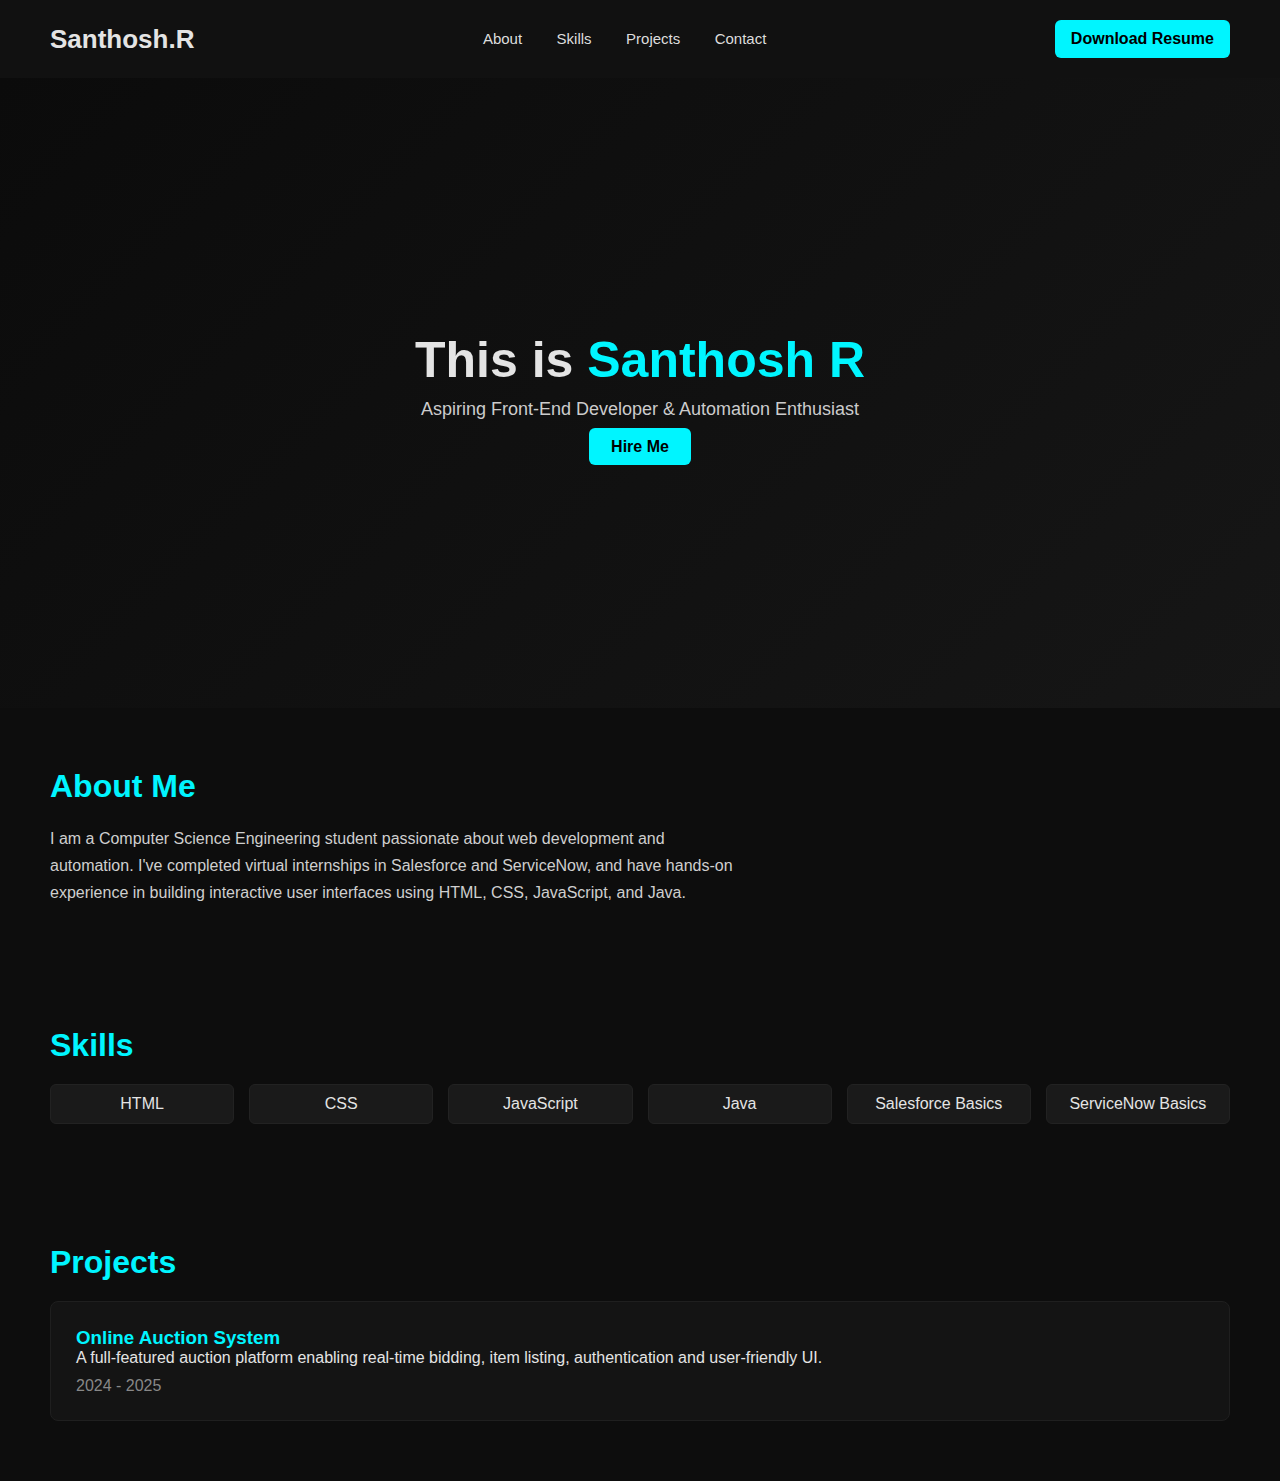
<file: index.html>
<!DOCTYPE html>
<html lang="en">
<head>
<meta charset="UTF-8" />
<meta name="viewport" content="width=device-width, initial-scale=1.0" />
<title>Santhosh Portfolio</title>
<link rel="stylesheet" href="style.css" />
</head>
<body>
<header class="navbar">
<div class="logo">Santhosh.R</div>
<nav>
<a href="#about">About</a>
<a href="#skills">Skills</a>
<a href="#projects">Projects</a>
<a href="#contact">Contact</a>
</nav>
<a class="resume-btn" href="SANTHOSH(RESUME).pdf" download>Download Resume</a>
</header>


<section class="hero">
<div class="hero-content">
<h1>This is <span>Santhosh R</span></h1>
<p>Aspiring Front-End Developer & Automation Enthusiast</p><br>
<a href="#contact" class="hire-btn">Hire Me</a>
</div>
</section>


<section id="about" class="section">
<h2 class="title">About Me</h2>
<p class="text">I am a Computer Science Engineering student passionate about web development and automation. I've completed virtual internships in Salesforce and ServiceNow, and have hands-on experience in building interactive user interfaces using HTML, CSS, JavaScript, and Java.</p>
</section>


<section id="skills" class="section">
<h2 class="title">Skills</h2>
<div class="skills-grid">
<span>HTML</span>
<span>CSS</span>
<span>JavaScript</span>
<span>Java</span>
<span>Salesforce Basics</span>
<span>ServiceNow Basics</span>
</div>
</section>


<section id="projects" class="section">
<h2 class="title">Projects</h2>


<div class="project-card">
<h3>Online Auction System</h3>
<p>A full-featured auction platform enabling real-time bidding, item listing, authentication and user-friendly UI.</p>
<p class="year">2024 - 2025</p>
</div>


</section>
</html>
</file>
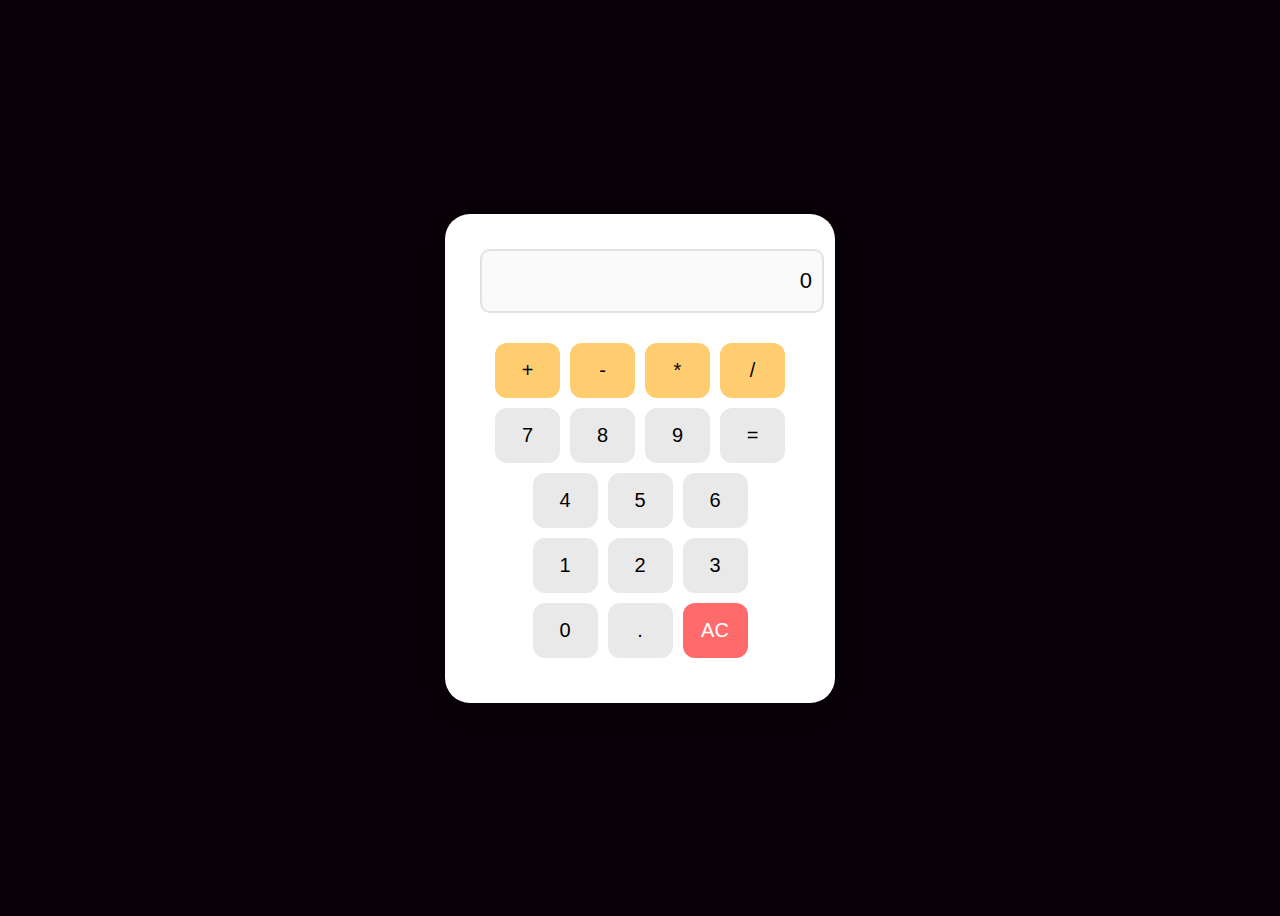
<file: calculator/index.html>
<!DOCTYPE html>
<html>
<head>
    <meta charset="UTF-8">
    <meta name="viewport" content="width=device-width, initial-scale=1.0">
    <title>Calculator</title>
    <link rel="stylesheet" href="style.css">
</head>
<body>

<div class="calculator">
    
    <input id="display" type="text" value="0" readonly>

    <div class="row operators">
        <button>+</button>
        <button>-</button>
        <button>*</button>
        <button>/</button>
    </div>

    <div class="row">
        <button>7</button>
        <button>8</button>
        <button>9</button>
        <button>=</button>
    </div>

    <div class="row">
        <button>4</button>
        <button>5</button>
        <button>6</button>
    </div>

    <div class="row">
        <button>1</button>
        <button>2</button>
        <button>3</button>
    </div>

    <div class="row">
        <button>0</button>
        <button>.</button>
        <button class="ac">AC</button>
    </div>
</div>

<script src="script.js"></script>
</body>
</html>
</file>
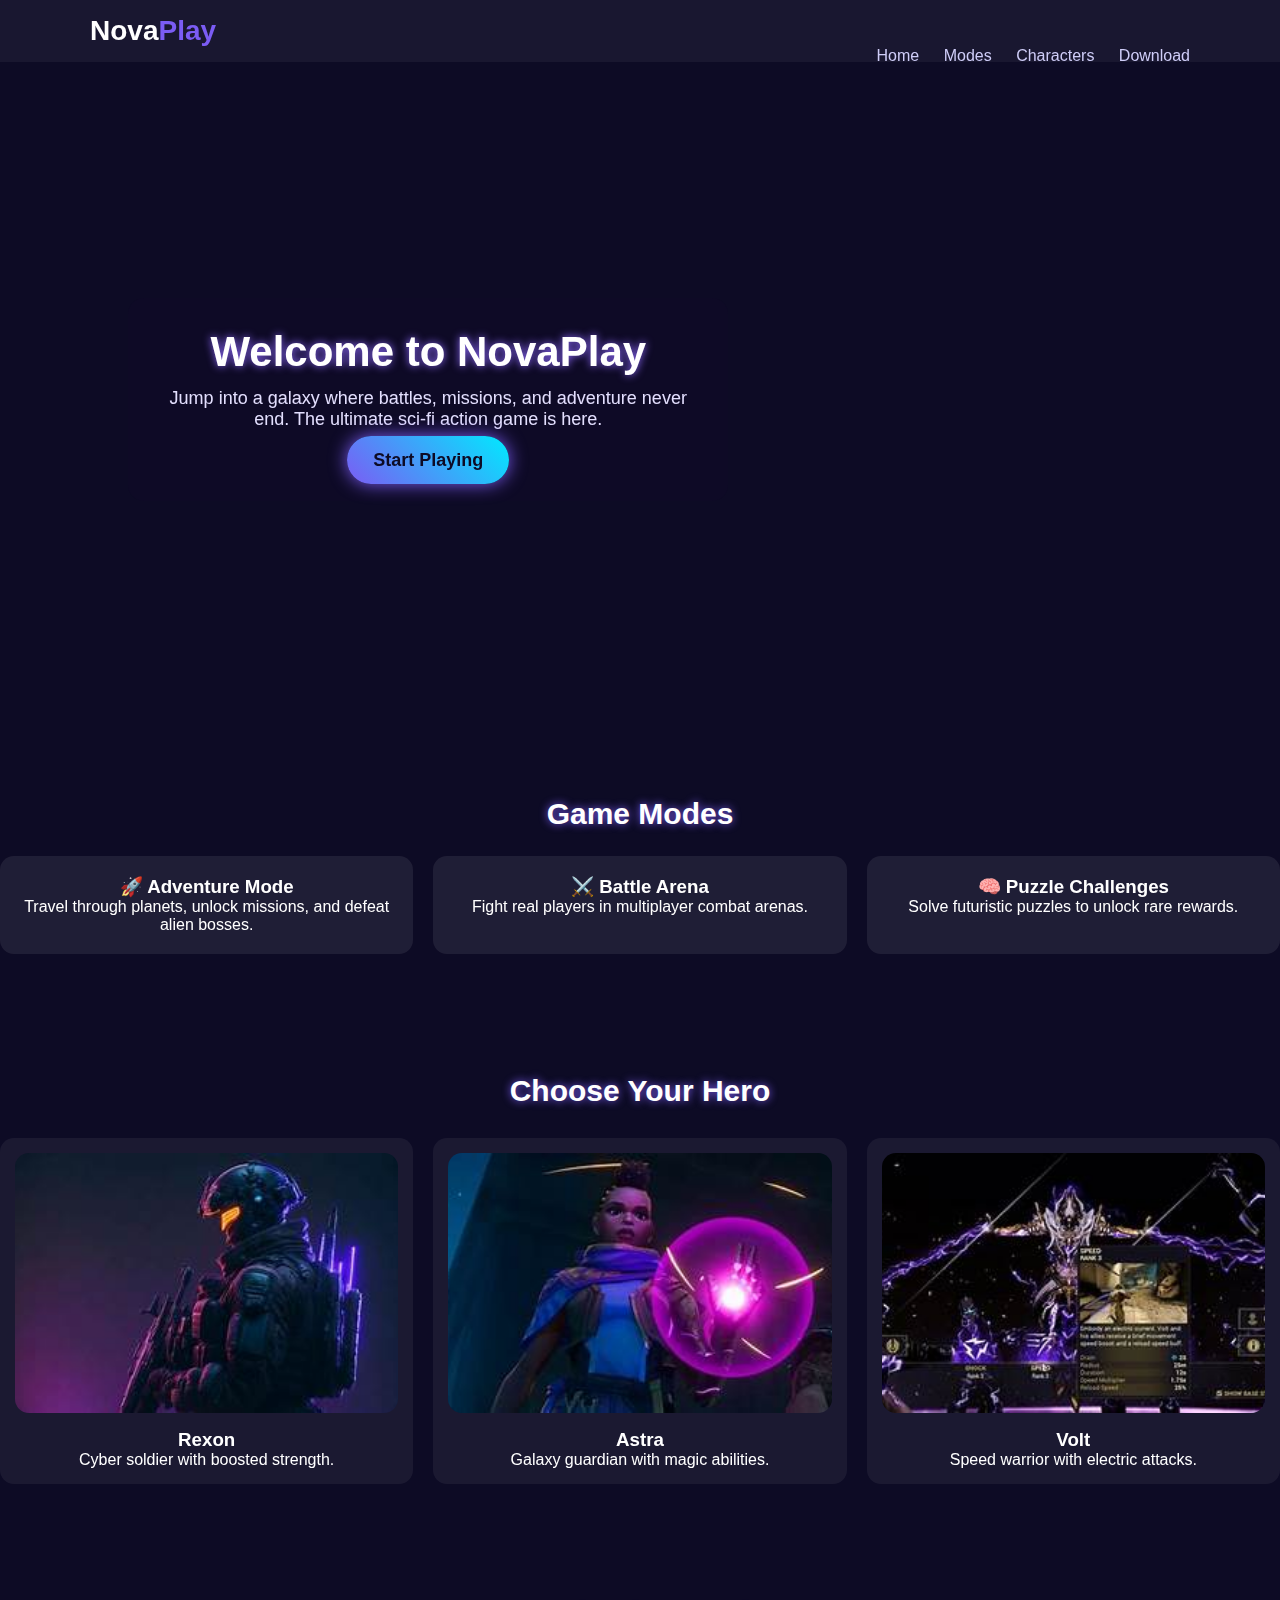
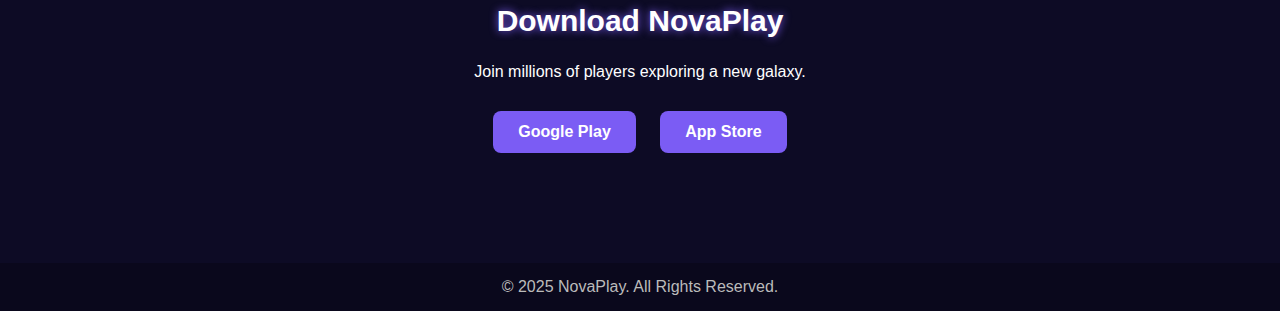
<file: gaming landing page/index.html>
<!DOCTYPE html>
<html lang="en">
<head>
  <meta charset="UTF-8">
  <meta name="viewport" content="width=device-width, initial-scale=1.0">
  <title>NovaPlay - Gaming App</title>
  <link rel="stylesheet" href="style.css">
</head>
<body>
  <header class="header">
    <div class="container">
      <h1 class="logo">Nova<span>Play</span></h1>
      <nav class="menu">
        <a href="#home">Home</a>
        <a href="#features">Modes</a>
        <a href="#characters">Characters</a>
        <a href="#download">Download</a>
      </nav>
    </div>
  </header>

  <section id="home" class="hero">
    <div class="container hero-box">
      <h2>Welcome to NovaPlay</h2>
      <p>Jump into a galaxy where battles, missions, and adventure never end.  
      The ultimate sci-fi action game is here.</p>
      <a href="#download" class="glow-btn">Start Playing</a>
    </div>
  </section>

  <section id="features" class="section">
    <h2 class="title">Game Modes</h2>

    <div class="modes">
      <div class="mode-card">
        <h3>🚀 Adventure Mode</h3>
        <p>Travel through planets, unlock missions, and defeat alien bosses.</p>
      </div>
      <div class="mode-card">
        <h3>⚔️ Battle Arena</h3>
        <p>Fight real players in multiplayer combat arenas.</p>
      </div>
      <div class="mode-card">
        <h3>🧠 Puzzle Challenges</h3>
        <p>Solve futuristic puzzles to unlock rare rewards.</p>
      </div>
    </div>
  </section>

  <section id="characters" class="section characters">
    <h2 class="title">Choose Your Hero</h2>

    <div class="char-grid">

      <div class="char-card">
        <img src="OIP (3).jfif" alt="">
        <h3>Rexon</h3>
        <p>Cyber soldier with boosted strength.</p>
      </div>

      <div class="char-card">
        <img src="OIP (4).jfif" alt="">
        <h3>Astra</h3>
        <p>Galaxy guardian with magic abilities.</p>
      </div>

      <div class="char-card">
        <img src="OIP (5).jfif" alt="">
        <h3>Volt</h3>
        <p>Speed warrior with electric attacks.</p>
      </div>

    </div>
  </section>

  <section id="download" class="section download">
    <h2 class="title">Download NovaPlay</h2>
    <p>Join millions of players exploring a new galaxy.</p>
    <div class="download-btns">
      <a href="#" class="store-btn">Google Play</a>
      <a href="#" class="store-btn">App Store</a>
    </div>
  </section>

  <footer class="footer">
    <p>© 2025 NovaPlay. All Rights Reserved.</p>
  </footer>

</body>

</html>
</file>
<file: style.css>
*{
  margin:0;
  padding:0;
  box-sizing:border-box;
  font-family: 'Poppins', sans-serif;
}

body{
  background:#0d0d0d;
  color:#e4e4e4;
}

.navbar{
  width:100%;
  padding:20px 50px;
  display:flex;
  justify-content:space-between;
  align-items:center;
  background:#111;
  position:sticky;
  top:0;
  z-index:1000;
}

.logo{
  font-size:26px;
  font-weight:700;
}

.logo span{
  color:#00f5ff;
}

.navbar nav a{
  margin:0 15px;
  text-decoration:none;
  color:#ddd;
  font-size:15px;
  transition:.3s;
}

.navbar nav a:hover{
  color:#00f5ff;
}

.resume-btn{
  background:#00f5ff;
  color:#000;
  padding:10px 16px;
  border-radius:6px;
  text-decoration:none;
  font-weight:600;
}

.hero{
  height:70vh;
  display:flex;
  align-items:center;
  justify-content:center;
  text-align:center;
  background:linear-gradient(135deg,#0b0b0b,#161616);
}

.hero h1{
  font-size:50px;
  font-weight:700;
}

.hero h1 span{
  color:#00f5ff;
}

.hero p{
  margin-top:10px;
  font-size:18px;
  color:#ccc;
}

.hire-btn{
  margin-top:20px;
  padding:10px 22px;
  text-decoration:none;
  background:#00f5ff;
  color:#000;
  border-radius:6px;
  font-weight:600;
}

.section{
  padding:60px 50px;
}

.title{
  font-size:32px;
  margin-bottom:20px;
  color:#00f5ff;
}

.text{
  max-width:700px;
  line-height:1.7;
  color:#cfcfcf;
}

.skills-grid{
  display:grid;
  grid-template-columns:repeat(auto-fit,minmax(130px,1fr));
  gap:15px;
  margin-top:20px;
}

.skills-grid span{
  padding:10px 15px;
  background:#1a1a1a;
  border:1px solid #222;
  border-radius:6px;
  text-align:center;
}

.project-card{
  background:#141414;
  padding:25px;
  border-radius:8px;
  border:1px solid #1f1f1f;
  margin-top:20px;
}

.project-card h3{
  color:#00f5ff;
}

.project-card .year{
  margin-top:10px;
  color:#888;
}

.contact-box{
  background:#141414;
  padding:20px;
  border-radius:8px;
  width:max-content;
  border:1px solid #1f1f1f;
}

footer{
  text-align:center;
  padding:20px;
  margin-top:30px;
  background:#0a0a0a;
  color:#777;
}
</file>
<file: calculator/style.css>
body {
    background: #080008;
    display: flex;
    justify-content: center;
    align-items: center;
    height: 100vh;
    font-family: "Poppins", sans-serif;
}

.calculator {
    background: #ffffff;
    padding: 35px;
    border-radius: 25px;
    width: 320px;
    box-shadow: 0 10px 25px rgba(0,0,0,0.1);
    text-align: center;
}

.title {
    font-size: 26px;
    font-weight: 600;
    margin-bottom: 15px;
}

#display {
    width: 100%;
    height: 40px;
    font-size: 22px;
    text-align: right;
    padding: 10px;
    border-radius: 10px;
    border: 2px solid #e2e2e2;
    margin-bottom: 20px;
    background: #fafafa;
}

.row {
    display: flex;
    justify-content: center;
    gap: 10px;
    margin: 10px 0;
}

button {
    width: 65px;
    height: 55px;
    font-size: 20px;
    border: none;
    border-radius: 12px;
    background: #e9e9e9;
    cursor: pointer;
    transition: 0.2s ease-in-out;
}

button:hover {
    background: #d6d6d6;
}

.operators button {
    background: #ffcd70;
}

.operators button:hover {
    background: #ffbe47;
}

.ac {
    background: #ff6b6b;
    color: white;
}

.ac:hover {
    background: #ff4b4b;
}
</file>
<file: gaming landing page/style.css>
*{
  margin: 0;
  padding: 0;
  box-sizing: border-box;
}
body{
  font-family: "Poppins", sans-serif;
  background: #0d0b25;
  color: #fff;
}

.container{
  width: 90%;
  max-width: 1100px;
  margin: auto;
}

.header{
  padding: 15px 0;
  background: rgba(255,255,255,0.05);
  backdrop-filter: blur(10px);
  position: sticky;
  top: 0;
  z-index: 100;
}

.logo{
  font-size: 28px;
  font-weight: 700;
  color: #fff;
}

.logo span{
  color: #7b5cf4;
}

.menu{
  float: right;
}

.menu a{
  margin-left: 20px;
  text-decoration: none;
  color: #cfcdf8;
}

.menu a:hover{
  color: #8f6aff;
}

.hero{
  height: 75vh;
  background: url("https://images.unsplash.com/photo-1611605698323-b1e99f1f3927?q=80&w=1400") center/cover no-repeat;
  display: flex;
  align-items: center;
  text-align: center;
}

.hero-box{
  background: rgba(15, 10, 40, 0.5);
  padding: 30px;
  border-radius: 16px;
  backdrop-filter: blur(12px);
  max-width: 600px;
}

.hero h2{
  font-size: 42px;
  margin-bottom: 12px;
  text-shadow: 0 0 8px #8f6aff;
}

.hero p{
  font-size: 18px;
  margin-bottom: 20px;
  color: #e3dffe;
}

.glow-btn{
  text-decoration: none;
  padding: 14px 26px;
  font-size: 18px;
  border-radius: 50px;
  background: linear-gradient(45deg,#7b5cf4,#00eaff);
  color: #0d0b25;
  font-weight: 700;
  box-shadow: 0 0 18px #7b5cf4;
}

.glow-btn:hover{
  opacity: 0.85;
}

.section{
  padding: 60px 0;
  text-align: center;
}

.title{
  font-size: 30px;
  margin-bottom: 25px;
  text-shadow: 0 0 8px #7b5cf4;
}

.modes{
  display: grid;
  grid-template-columns: repeat(3,1fr);
  gap: 20px;
}

.mode-card{
  background: rgba(255,255,255,0.08);
  border-radius: 14px;
  padding: 20px;
  backdrop-filter: blur(8px);
  transition: 0.3s;
}

.mode-card:hover{
  transform: translateY(-8px);
  box-shadow: 0 0 15px #7b5cf4;
}

.char-grid{
  margin-top: 30px;
  display: grid;
  grid-template-columns: repeat(3,1fr);
  gap: 20px;
}

.char-card{
  background: rgba(255,255,255,0.06);
  padding: 15px;
  border-radius: 14px;
  text-align: center;
  transition: 0.3s;
  backdrop-filter: blur(8px);
}

.char-card img{
  width: 100%;
  height: 260px;
  object-fit: cover;
  border-radius: 14px;
  margin-bottom: 12px;
}

.char-card:hover{
  transform: scale(1.04);
  box-shadow: 0 0 15px #00eaff;
}

.download-btns{
  margin-top: 20px;
}

.store-btn{
  display: inline-block;
  margin: 10px;
  padding: 12px 25px;
  border-radius: 8px;
  background: #7b5cf4;
  color: white;
  font-weight: bold;
  text-decoration: none;
}

.store-btn:hover{
  background: #6043d8;
}

.footer{
  background: #0a081c;
  padding: 15px;
  text-align: center;
  color: #bbb;
  margin-top: 40px;
}

@media (max-width: 900px){
  .modes, .char-grid{
    grid-template-columns: 1fr;
  }
  .menu{
    float: none;
    text-align: center;
    margin-top: 10px;
  }
  .hero h2{
    font-size: 32px;
  }
}
</file>
